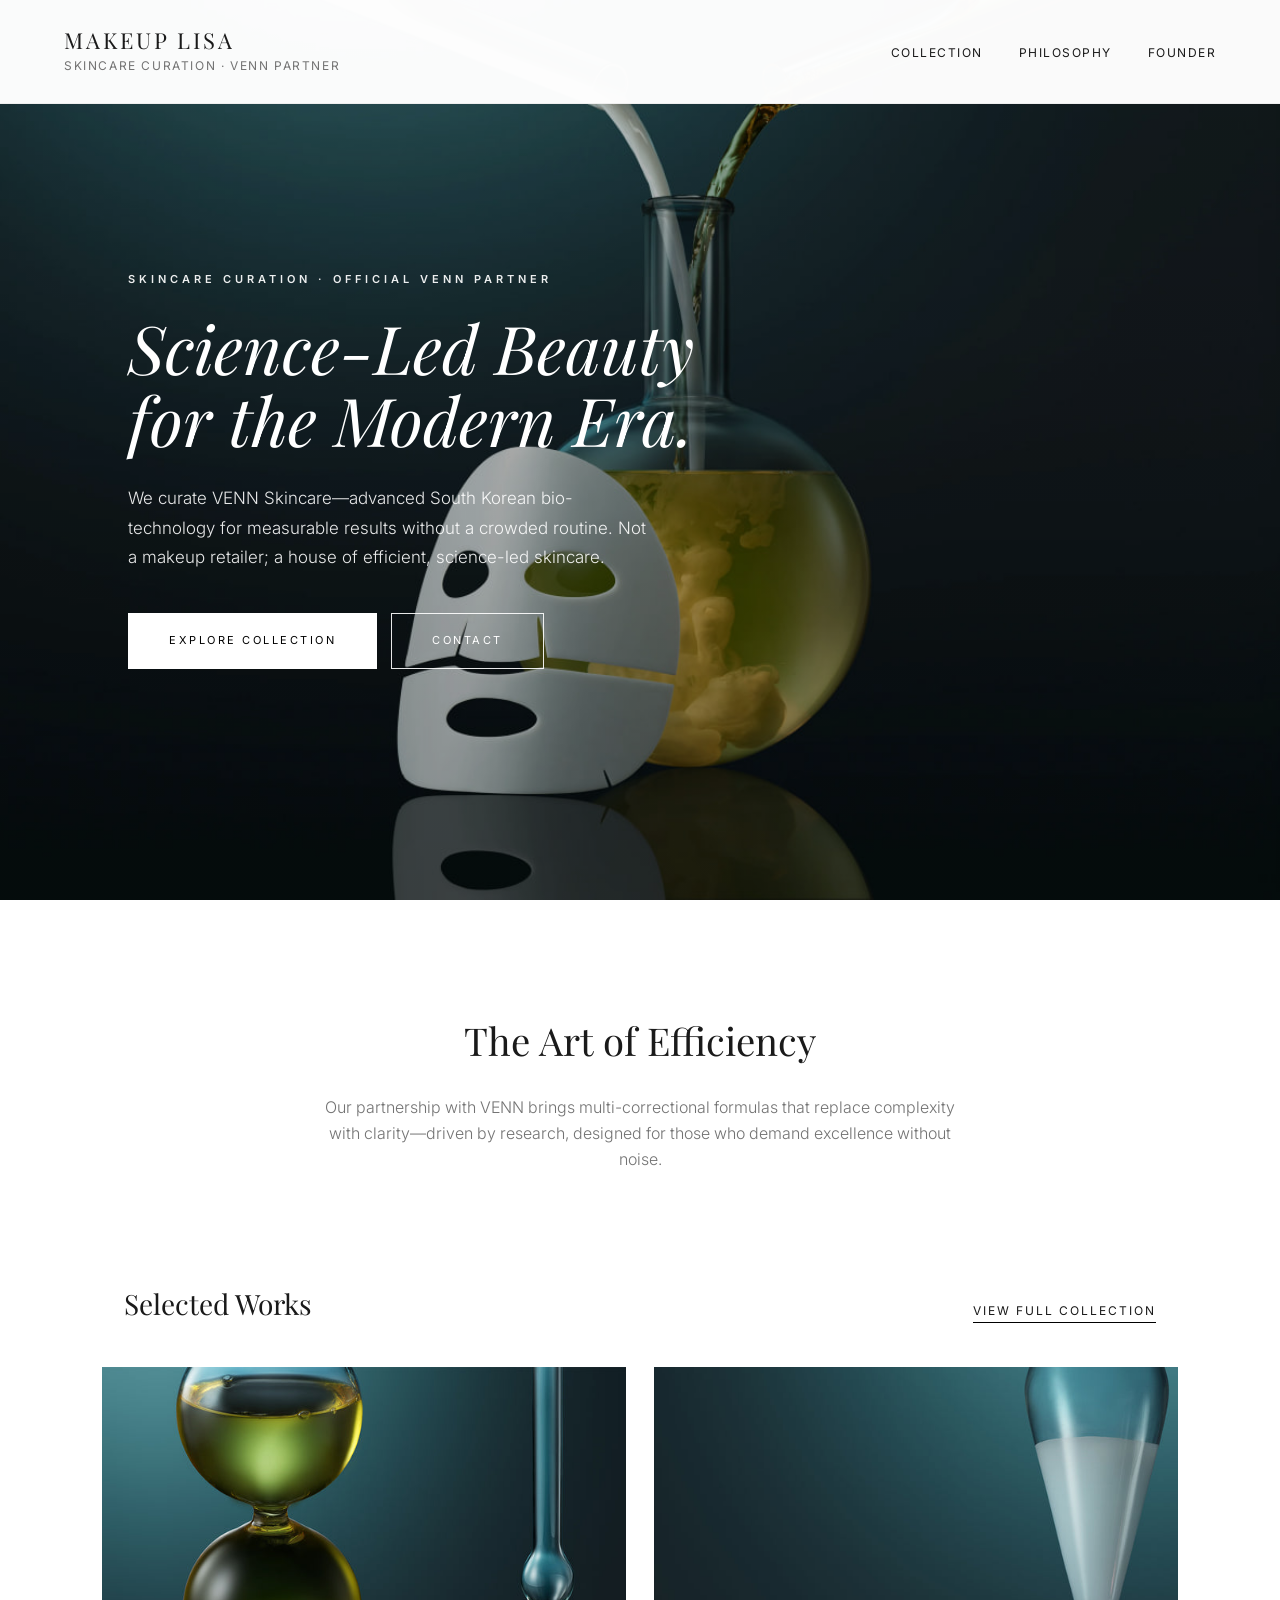
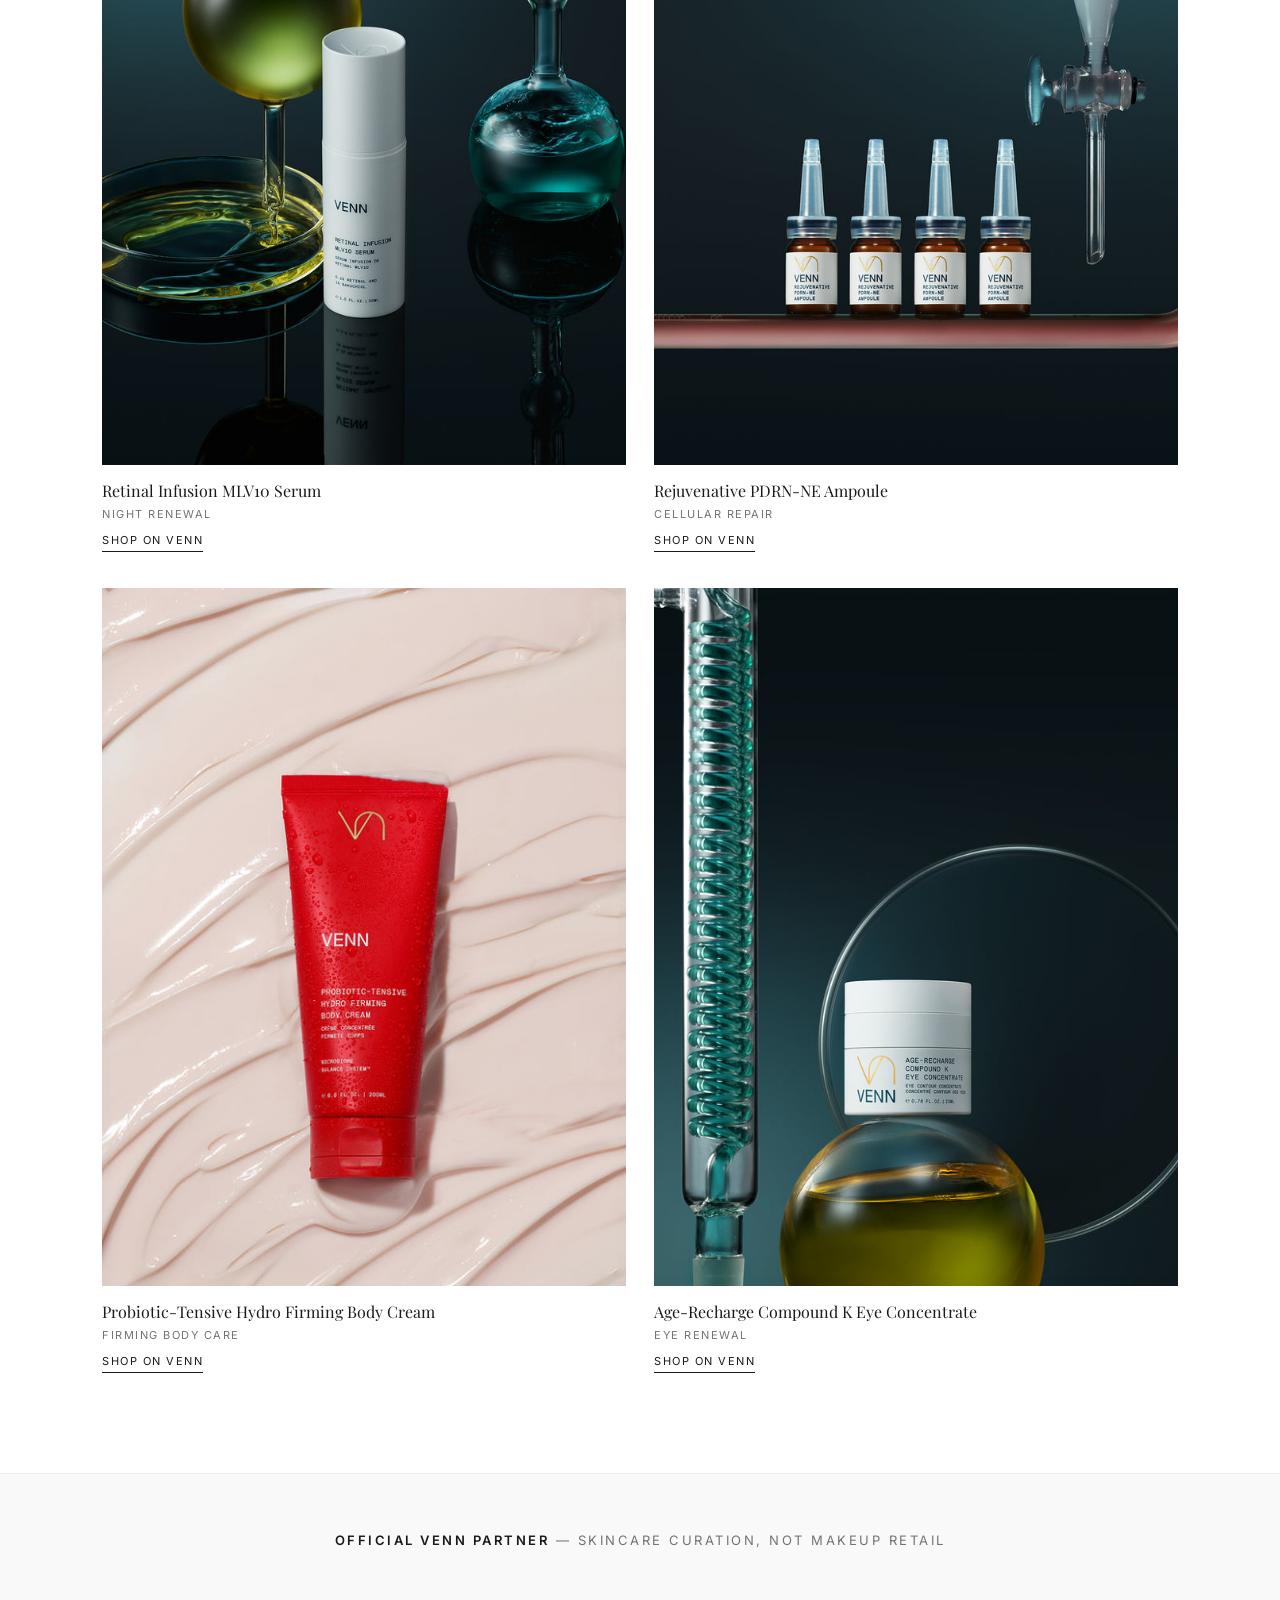
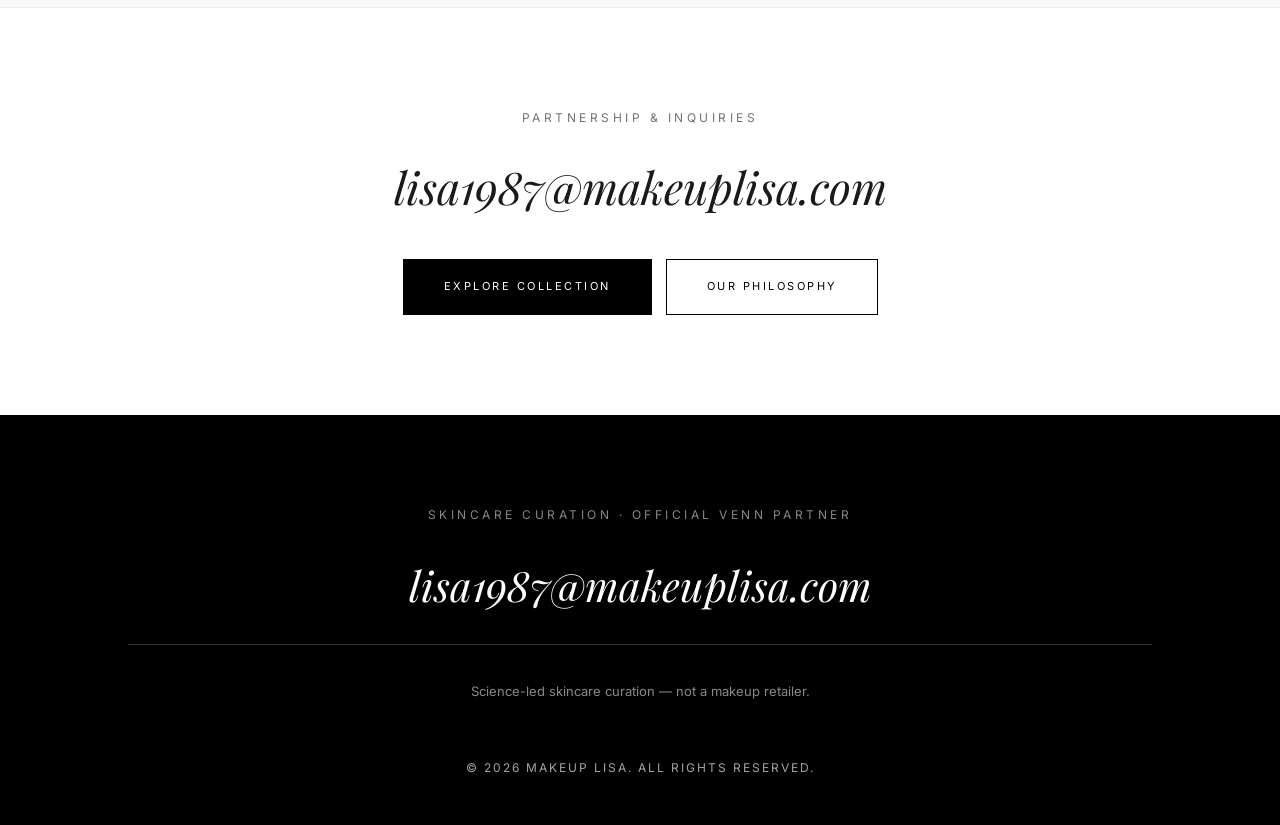
<file: index.html>
<!DOCTYPE html>
<html lang="en">
<head>
    <meta charset="UTF-8">
    <meta name="viewport" content="width=device-width, initial-scale=1.0">
    <title>MAKEUP LISA | Skincare Curation &amp; Official VENN Partner</title>
    <meta name="description" content="MAKEUP LISA is a skincare curation house and official VENN Skincare partner—science-led Korean bio-technology for refined, efficient rituals.">
    <link rel="canonical" href="https://makeuplisa.com/">
    <meta property="og:type" content="website">
    <meta property="og:site_name" content="MAKEUP LISA">
    <meta property="og:title" content="MAKEUP LISA | Skincare Curation &amp; Official VENN Partner">
    <meta property="og:description" content="MAKEUP LISA is a skincare curation house and official VENN Skincare partner—science-led Korean bio-technology for refined, efficient rituals.">
    <meta property="og:url" content="https://makeuplisa.com/">
    <meta property="og:image" content="https://makeuplisa.com/images/og-default.jpg">
    <meta name="twitter:card" content="summary_large_image">
    <meta name="twitter:title" content="MAKEUP LISA | Skincare Curation &amp; Official VENN Partner">
    <meta name="twitter:description" content="MAKEUP LISA is a skincare curation house and official VENN Skincare partner—science-led Korean bio-technology for refined, efficient rituals.">
    <meta name="twitter:image" content="https://makeuplisa.com/images/og-default.jpg">
    <link rel="icon" href="images/favicon.svg" type="image/svg+xml">
    <link href="https://fonts.googleapis.com/css2?family=Playfair+Display:ital,wght@0,400;1,400&family=Inter:wght@300;400;600&display=swap" rel="stylesheet">
    <link rel="stylesheet" href="css/shared.css">
    <style>
        .hero {
            min-height: 100vh;
            display: flex;
            align-items: center;
            padding: 120px 10% 80px;
            background: linear-gradient(rgba(0,0,0,0.28), rgba(0,0,0,0.38)),
                        url('images/hero-home.jpg') center/cover no-repeat;
            background-attachment: fixed;
        }
        .hero-text { max-width: 640px; color: #fff; }
        .hero-eyebrow {
            font-size: 11px;
            font-weight: 600;
            letter-spacing: 4px;
            text-transform: uppercase;
            margin-bottom: 22px;
            display: block;
            color: rgba(255,255,255,0.92);
        }
        .hero-text h1 {
            font-family: 'Playfair Display', serif;
            font-size: clamp(2.4rem, 5.5vw, 4.2rem);
            font-weight: 400;
            font-style: italic;
            line-height: 1.08;
            margin-bottom: 28px;
            color: #fff;
        }
        .hero-text p {
            font-size: 17px;
            font-weight: 300;
            margin-bottom: 40px;
            line-height: 1.75;
            color: rgba(255,255,255,0.9);
            max-width: 520px;
        }
        .belief { padding: 110px 10%; text-align: center; }
        .belief h2 {
            font-family: 'Playfair Display', serif;
            font-size: clamp(1.8rem, 3vw, 2.4rem);
            font-weight: 400;
            margin-bottom: 24px;
        }
        .belief p {
            max-width: 640px;
            margin: 0 auto;
            font-size: 16px;
            font-weight: 300;
            color: var(--muted);
        }
        .selected { padding: 0 8% 100px; }
        .selected-header {
            display: flex;
            justify-content: space-between;
            align-items: baseline;
            flex-wrap: wrap;
            gap: 16px;
            margin-bottom: 40px;
            padding: 0 2%;
        }
        .selected-header h2 {
            font-family: 'Playfair Display', serif;
            font-size: 28px;
            font-weight: 400;
        }
        .selected-header a {
            font-size: 12px;
            letter-spacing: 2px;
            text-transform: uppercase;
            color: var(--text);
            text-decoration: none;
            border-bottom: 1px solid #000;
            padding-bottom: 2px;
        }
        .preview-grid {
            display: grid;
            grid-template-columns: repeat(2, 1fr);
            gap: 36px 28px;
        }
        .preview-card { text-decoration: none; color: inherit; display: block; }
        .preview-card .thumb {
            aspect-ratio: 3 / 4;
            overflow: hidden;
            background: #f4f4f4;
            margin-bottom: 16px;
        }
        .preview-card img {
            width: 100%;
            height: 100%;
            object-fit: cover;
            transition: transform 0.45s ease;
        }
        .preview-card:hover img { transform: scale(1.04); }
        .preview-card h3 {
            font-family: 'Playfair Display', serif;
            font-size: 16px;
            font-weight: 400;
            margin-bottom: 4px;
            line-height: 1.3;
        }
        .preview-card p {
            font-size: 11px;
            letter-spacing: 1.5px;
            text-transform: uppercase;
            color: var(--muted);
        }
        .trust {
            padding: 56px 10%;
            text-align: center;
            border-top: 1px solid var(--border);
            border-bottom: 1px solid var(--border);
            background: var(--light-gray);
        }
        .trust p {
            font-size: 13px;
            letter-spacing: 2.5px;
            text-transform: uppercase;
            color: var(--muted);
        }
        .trust strong { color: var(--text); font-weight: 600; }
        .contact-band { padding: 100px 10%; text-align: center; }
        .contact-band span {
            display: block;
            font-size: 12px;
            letter-spacing: 3.5px;
            text-transform: uppercase;
            color: var(--muted);
            margin-bottom: 24px;
        }
        .contact-band a.email {
            font-family: 'Playfair Display', serif;
            font-size: clamp(1.6rem, 4vw, 2.8rem);
            font-style: italic;
            color: var(--text);
            text-decoration: none;
            display: inline-block;
            margin-bottom: 36px;
        }

        @media (max-width: 768px) {
            .hero {
                padding: 110px 5% 70px;
                text-align: center;
                justify-content: center;
                background-attachment: scroll;
            }
            .hero-text p { margin-left: auto; margin-right: auto; }
            .hero-actions { justify-content: center; }
            .preview-grid { grid-template-columns: 1fr; gap: 28px; }
            .belief { padding: 80px 5%; }
            .selected { padding: 0 5% 70px; }
        }
        .shop-link {
            display: inline-block;
            margin-top: 8px;
            font-size: 11px;
            letter-spacing: 1.5px;
            text-transform: uppercase;
            color: var(--text);
            border-bottom: 1px solid var(--text);
            padding-bottom: 2px;
        }

    </style>

</head>
<body>
    <a class="skip-link" href="#main">Skip to content</a>

    <nav>
        <a href="index.html" class="logo-block">
            <span class="logo">MAKEUP LISA</span>
            <span class="logo-tagline">Skincare Curation · VENN Partner</span>
        </a>
        <button class="nav-toggle" type="button" aria-expanded="false" aria-controls="primary-nav" aria-label="Open menu">
            <span></span><span></span><span></span>
        </button>
        <ul class="nav-links" id="primary-nav">
            <li><a href="collection.html">Collection</a></li>
            <li><a href="philosophy.html">Philosophy</a></li>
            <li><a href="founder.html">Founder</a></li>
        </ul>
    </nav>

    <main id="main">
        <section class="hero" role="img" aria-label="Soft light over refined skincare textures">
            <div class="hero-text">
                <span class="hero-eyebrow">Skincare Curation · Official VENN Partner</span>
                <h1>Science-Led Beauty<br>for the Modern Era.</h1>
                <p>We curate VENN Skincare—advanced South Korean bio-technology for measurable results without a crowded routine. Not a makeup retailer; a house of efficient, science-led skincare.</p>
                <div class="btn-row">
                    <a href="collection.html" class="btn btn-light">Explore Collection</a>
                    <a href="mailto:lisa1987@makeuplisa.com" class="btn btn-outline-light">Contact</a>
                </div>
            </div>
        </section>

        <section class="belief">
            <h2>The Art of Efficiency</h2>
            <p>Our partnership with VENN brings multi-correctional formulas that replace complexity with clarity—driven by research, designed for those who demand excellence without noise.</p>
        </section>

        <section class="selected" aria-labelledby="selected-heading">
            <div class="selected-header">
                <h2 id="selected-heading">Selected Works</h2>
                <a href="collection.html">View full collection</a>
            </div>
            <div class="preview-grid">
                <a class="preview-card" href="https://vennskincare.com/collections/venn/products/retinal-infusion-mlv10-serum" target="_blank" rel="noopener noreferrer">
                    <div class="thumb"><img src="images/products/retinal-infusion-mlv10-serum-1.jpg" alt="Retinal Infusion MLV10 Serum" loading="lazy" width="600" height="800"></div>
                    <h3>Retinal Infusion MLV10 Serum</h3>
                    <p>Night renewal</p>
            <span class="shop-link">Shop on VENN</span>
        </a>
                <a class="preview-card" href="https://vennskincare.com/collections/venn/products/rejuvenative-pdrn-ne-ampoule-face-serum" target="_blank" rel="noopener noreferrer">
                    <div class="thumb"><img src="images/products/rejuvenative-pdrn-ne-ampoule-1.jpg" alt="Rejuvenative PDRN-NE Ampoule" loading="lazy" width="600" height="800"></div>
                    <h3>Rejuvenative PDRN-NE Ampoule</h3>
                    <p>Cellular repair</p>
            <span class="shop-link">Shop on VENN</span>
        </a>
                <a class="preview-card" href="https://vennskincare.com/collections/venn/products/probiotic-tensive-hydro-firming-body-cream" target="_blank" rel="noopener noreferrer">
                    <div class="thumb"><img src="images/products/probiotic-tensive-body-cream-1.jpg" alt="Probiotic-Tensive Hydro Firming Body Cream" loading="lazy" width="600" height="800"></div>
                    <h3>Probiotic-Tensive Hydro Firming Body Cream</h3>
                    <p>Firming body care</p>
            <span class="shop-link">Shop on VENN</span>
        </a>
                <a class="preview-card" href="https://vennskincare.com/collections/venn/products/age-recharge-compound-k-eye-concentrate" target="_blank" rel="noopener noreferrer">
                    <div class="thumb"><img src="images/products/age-recharge-eye-concentrate-1.jpg" alt="Age-Recharge Compound K Eye Concentrate" loading="lazy" width="600" height="800"></div>
                    <h3>Age-Recharge Compound K Eye Concentrate</h3>
                    <p>Eye renewal</p>
            <span class="shop-link">Shop on VENN</span>
        </a>
            </div>
        </section>

        <section class="trust">
            <p><strong>Official VENN partner</strong> — skincare curation, not makeup retail</p>
        </section>

        <section class="contact-band">
            <span>Partnership &amp; inquiries</span>
            <a class="email" href="mailto:lisa1987@makeuplisa.com">lisa1987@makeuplisa.com</a>
            <div class="btn-row" style="justify-content:center;">
                <a href="collection.html" class="btn btn-dark">Explore Collection</a>
                <a href="philosophy.html" class="btn btn-outline-dark">Our Philosophy</a>
            </div>
        </section>
    </main>

    <footer>
        <span class="footer-tagline">Skincare Curation · Official VENN Partner</span>
        <a href="mailto:lisa1987@makeuplisa.com" class="footer-email">lisa1987@makeuplisa.com</a>
        <p class="footer-note">Science-led skincare curation — not a makeup retailer.</p>
        <div class="copyright">&copy; 2026 MAKEUP LISA. All rights reserved.</div>
    </footer>

    <script src="js/nav.js"></script>
</body>
</html>
</file>
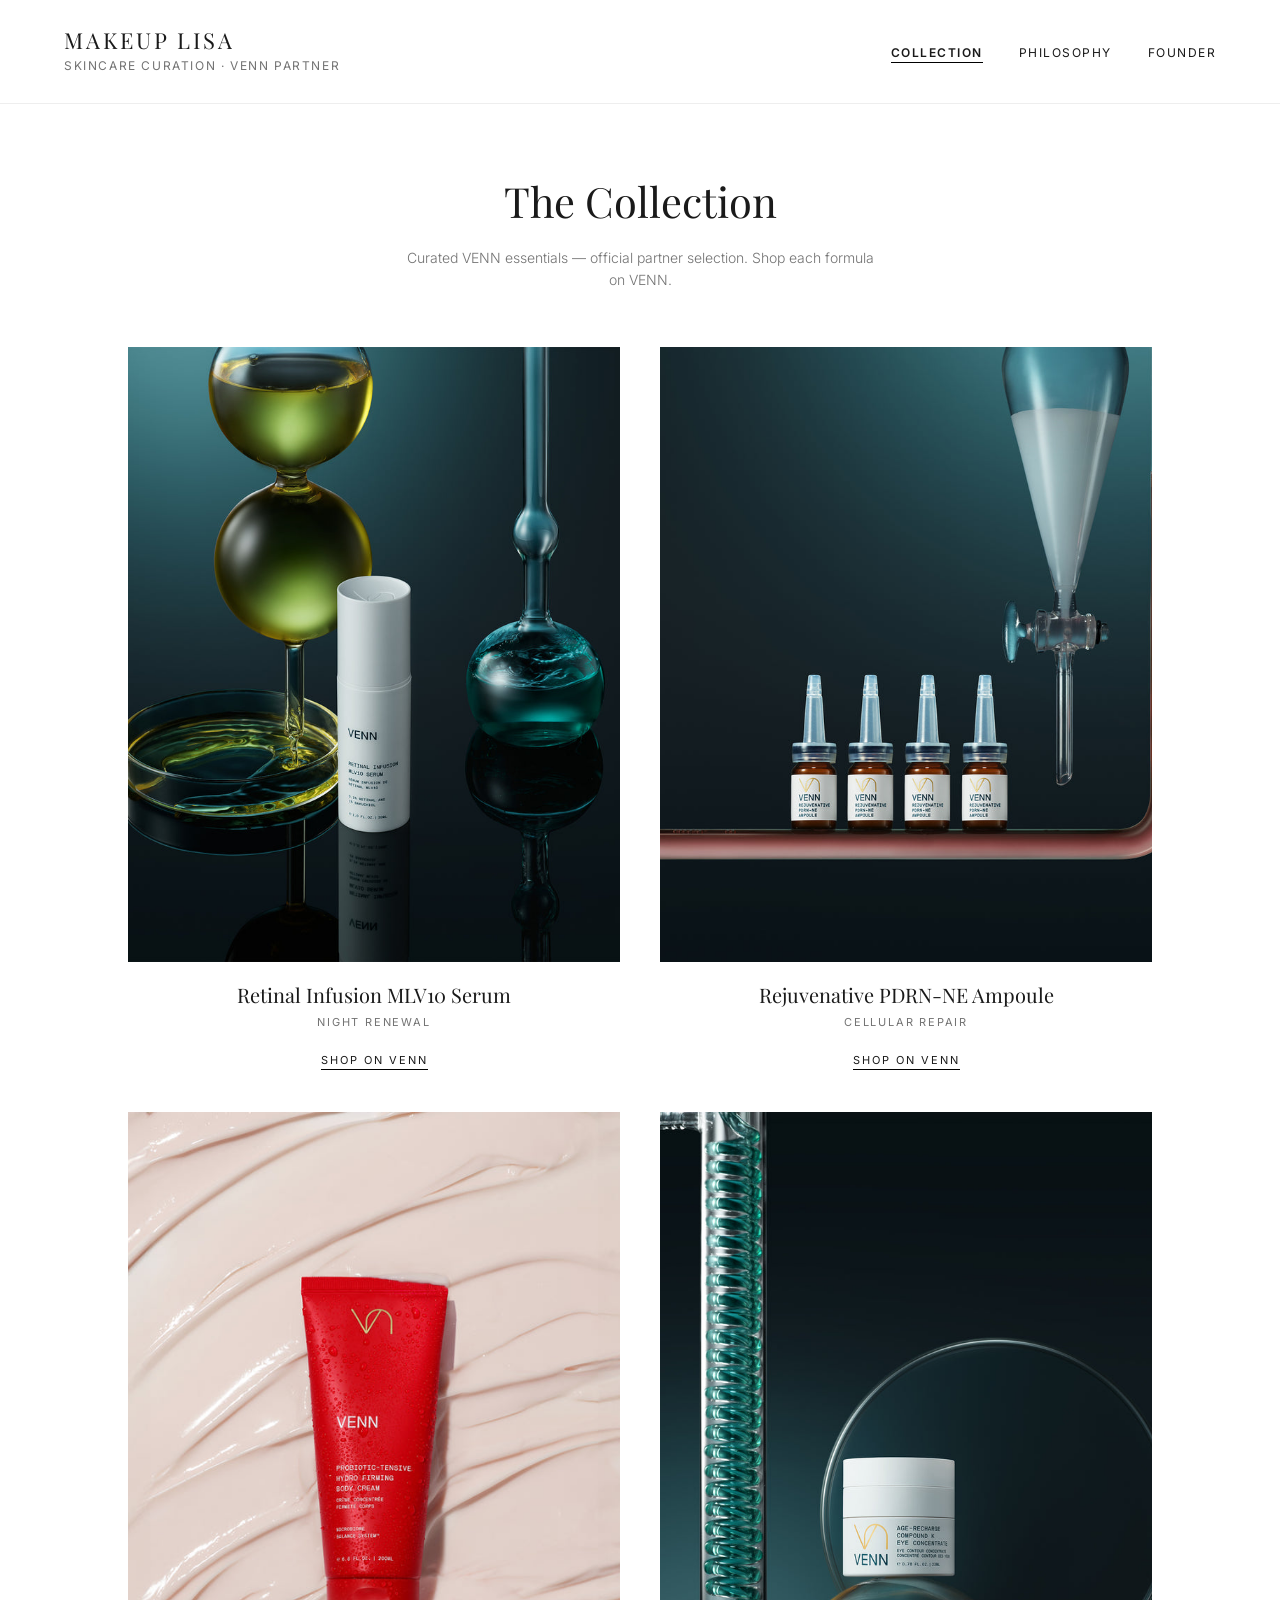
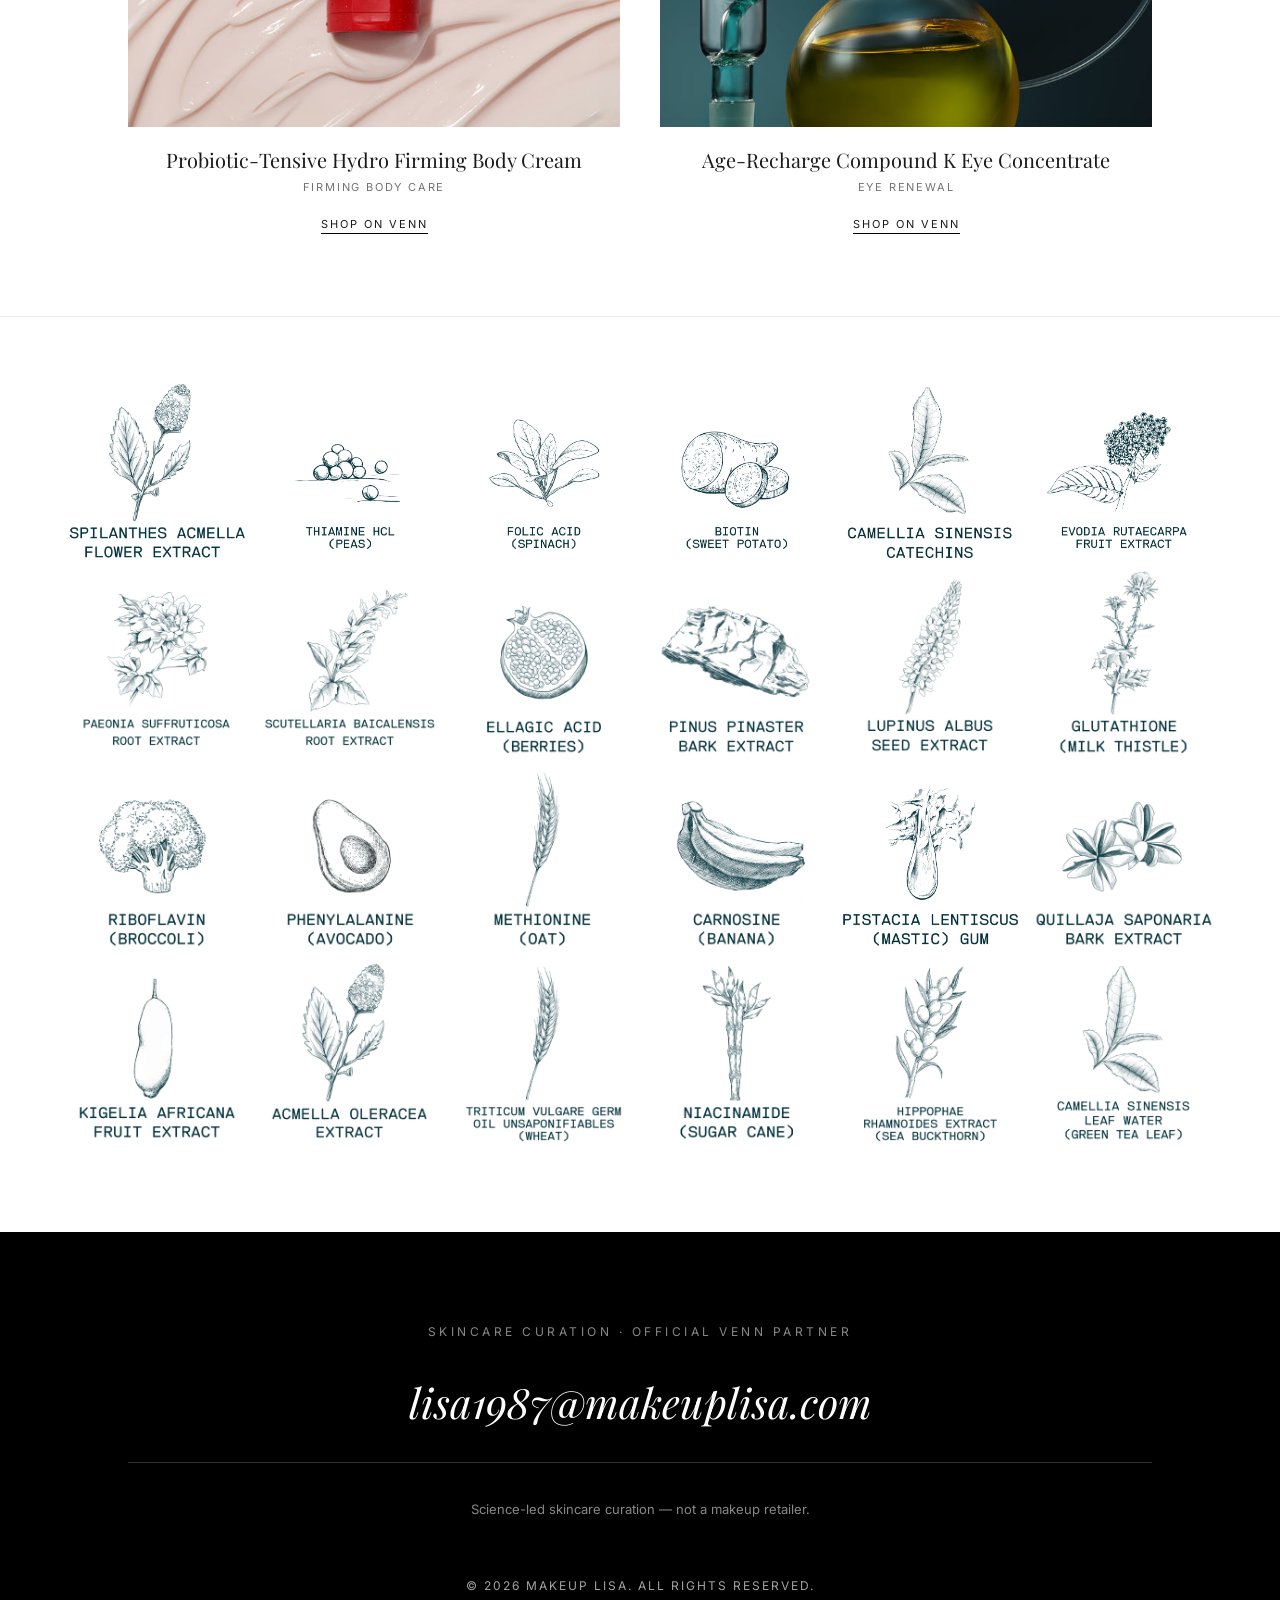
<file: collection.html>
<!DOCTYPE html>
<html lang="en">
<head>
    <meta charset="UTF-8">
    <meta name="viewport" content="width=device-width, initial-scale=1.0">
    <title>The Collection | MAKEUP LISA</title>
    <meta name="description" content="Curated VENN Skincare essentials from MAKEUP LISA—Retinal Infusion MLV10 Serum, Rejuvenative PDRN-NE Ampoule, Probiotic-Tensive Hydro Firming Body Cream, and Age-Recharge Compound K Eye Concentrate.">
    <link rel="canonical" href="https://makeuplisa.com/collection.html">
    <meta property="og:type" content="website">
    <meta property="og:site_name" content="MAKEUP LISA">
    <meta property="og:title" content="The Collection | MAKEUP LISA">
    <meta property="og:description" content="Curated VENN Skincare essentials from MAKEUP LISA—Retinal Infusion MLV10 Serum, Rejuvenative PDRN-NE Ampoule, Probiotic-Tensive Hydro Firming Body Cream, and Age-Recharge Compound K Eye Concentrate.">
    <meta property="og:url" content="https://makeuplisa.com/collection.html">
    <meta property="og:image" content="https://makeuplisa.com/images/products/retinal-infusion-mlv10-serum-1.jpg">
    <meta name="twitter:card" content="summary_large_image">
    <meta name="twitter:title" content="The Collection | MAKEUP LISA">
    <meta name="twitter:description" content="Curated VENN Skincare essentials from MAKEUP LISA—Retinal Infusion MLV10 Serum, Rejuvenative PDRN-NE Ampoule, Probiotic-Tensive Hydro Firming Body Cream, and Age-Recharge Compound K Eye Concentrate.">
    <meta name="twitter:image" content="https://makeuplisa.com/images/products/retinal-infusion-mlv10-serum-1.jpg">
    <link rel="icon" href="images/favicon.svg" type="image/svg+xml">
    <link href="https://fonts.googleapis.com/css2?family=Playfair+Display:ital,wght@0,400;1,400&family=Inter:wght@300;400;600&display=swap" rel="stylesheet">
    <link rel="stylesheet" href="css/shared.css">
    <style>
        .collection-header { margin-top: 120px; text-align: center; padding: 48px 5% 36px; }
        .collection-header h1 {
            font-family: 'Playfair Display', serif;
            font-size: clamp(2rem, 4vw, 2.6rem);
            font-weight: 400;
            margin-bottom: 12px;
        }
        .collection-header p {
            font-size: 14px;
            font-weight: 300;
            color: var(--muted);
            max-width: 480px;
            margin: 0 auto;
        }
        .products-grid {
            display: grid;
            grid-template-columns: repeat(2, 1fr);
            gap: 40px;
            padding: 20px 10% 80px;
        }
        a.product-item {
            display: block;
            text-decoration: none;
            color: inherit;
            text-align: center;
        }
        .img-container {
            position: relative;
            width: 100%;
            aspect-ratio: 4 / 5;
            overflow: hidden;
            background: #f4f4f4;
            margin-bottom: 20px;
        }
        .img-container img {
            width: 100%;
            height: 100%;
            object-fit: cover;
            transition: transform 0.45s ease;
        }
        a.product-item:hover img { transform: scale(1.03); }
        .product-info h3 {
            font-family: 'Playfair Display', serif;
            font-size: 20px;
            font-weight: 400;
            margin-bottom: 6px;
            line-height: 1.3;
        }
        .product-info p {
            font-size: 11px;
            color: var(--muted);
            letter-spacing: 1.8px;
            text-transform: uppercase;
            margin-bottom: 14px;
        }
        .shop-link {
            font-size: 11px;
            letter-spacing: 2px;
            text-transform: uppercase;
            color: var(--text);
            border-bottom: 1px solid #000;
            padding-bottom: 2px;
        }
        .visual-wall {
            display: grid;
            grid-template-columns: repeat(6, 1fr);
            gap: 8px;
            padding: 60px 5% 90px;
            border-top: 1px solid var(--border);
        }
        .wall-item { aspect-ratio: 1 / 1; overflow: hidden; }
        .wall-item img {
            width: 100%;
            height: 100%;
            object-fit: cover;
            transition: transform 0.45s ease;
        }
        .wall-item:hover img { transform: scale(1.06); }
        @media (max-width: 1200px) { .visual-wall { grid-template-columns: repeat(4, 1fr); } }
        @media (max-width: 768px) {
            .products-grid { grid-template-columns: 1fr; padding: 10px 5% 60px; gap: 36px; }
            .visual-wall { grid-template-columns: repeat(2, 1fr); }
        }
    </style>

</head>
<body>
    <a class="skip-link" href="#main">Skip to content</a>

    <nav>
        <a href="index.html" class="logo-block">
            <span class="logo">MAKEUP LISA</span>
            <span class="logo-tagline">Skincare Curation · VENN Partner</span>
        </a>
        <button class="nav-toggle" type="button" aria-expanded="false" aria-controls="primary-nav" aria-label="Open menu">
            <span></span><span></span><span></span>
        </button>
        <ul class="nav-links" id="primary-nav">
            <li><a href="collection.html" aria-current="page">Collection</a></li>
            <li><a href="philosophy.html">Philosophy</a></li>
            <li><a href="founder.html">Founder</a></li>
        </ul>
    </nav>

    <main id="main">
        <header class="collection-header">
            <h1>The Collection</h1>
            <p>Curated VENN essentials — official partner selection. Shop each formula on VENN.</p>
        </header>

        <section class="products-grid">
            <a class="product-item" href="https://vennskincare.com/collections/venn/products/retinal-infusion-mlv10-serum" target="_blank" rel="noopener noreferrer">
                <div class="img-container">
                    <img src="images/products/retinal-infusion-mlv10-serum-1.jpg" alt="Retinal Infusion MLV10 Serum" width="800" height="1000">
                </div>
                <div class="product-info">
                    <h3>Retinal Infusion MLV10 Serum</h3>
                    <p>Night renewal</p>
                    <span class="shop-link">Shop on VENN</span>
                </div>
            </a>
            <a class="product-item" href="https://vennskincare.com/collections/venn/products/rejuvenative-pdrn-ne-ampoule-face-serum" target="_blank" rel="noopener noreferrer">
                <div class="img-container">
                    <img src="images/products/rejuvenative-pdrn-ne-ampoule-1.jpg" alt="Rejuvenative PDRN-NE Ampoule" width="800" height="1000">
                </div>
                <div class="product-info">
                    <h3>Rejuvenative PDRN-NE Ampoule</h3>
                    <p>Cellular repair</p>
                    <span class="shop-link">Shop on VENN</span>
                </div>
            </a>
            <a class="product-item" href="https://vennskincare.com/collections/venn/products/probiotic-tensive-hydro-firming-body-cream" target="_blank" rel="noopener noreferrer">
                <div class="img-container">
                    <img src="images/products/probiotic-tensive-body-cream-1.jpg" alt="Probiotic-Tensive Hydro Firming Body Cream" width="800" height="1000">
                </div>
                <div class="product-info">
                    <h3>Probiotic-Tensive Hydro Firming Body Cream</h3>
                    <p>Firming body care</p>
                    <span class="shop-link">Shop on VENN</span>
                </div>
            </a>
            <a class="product-item" href="https://vennskincare.com/collections/venn/products/age-recharge-compound-k-eye-concentrate" target="_blank" rel="noopener noreferrer">
                <div class="img-container">
                    <img src="images/products/age-recharge-eye-concentrate-1.jpg" alt="Age-Recharge Compound K Eye Concentrate" width="800" height="1000">
                </div>
                <div class="product-info">
                    <h3>Age-Recharge Compound K Eye Concentrate</h3>
                    <p>Eye renewal</p>
                    <span class="shop-link">Shop on VENN</span>
                </div>
            </a>
        </section>

        <section class="visual-wall" aria-label="Editorial campaign imagery">
            <div class="wall-item"><img src="images/wall/photo_33.jpg" alt="Editorial skincare imagery 33" loading="lazy" width="400" height="400"></div>
            <div class="wall-item"><img src="images/wall/photo_32.jpg" alt="Editorial skincare imagery 32" loading="lazy" width="400" height="400"></div>
            <div class="wall-item"><img src="images/wall/photo_31.jpg" alt="Editorial skincare imagery 31" loading="lazy" width="400" height="400"></div>
            <div class="wall-item"><img src="images/wall/photo_30.jpg" alt="Editorial skincare imagery 30" loading="lazy" width="400" height="400"></div>
            <div class="wall-item"><img src="images/wall/photo_29.jpg" alt="Editorial skincare imagery 29" loading="lazy" width="400" height="400"></div>
            <div class="wall-item"><img src="images/wall/photo_28.jpg" alt="Editorial skincare imagery 28" loading="lazy" width="400" height="400"></div>
            <div class="wall-item"><img src="images/wall/photo_27.jpg" alt="Editorial skincare imagery 27" loading="lazy" width="400" height="400"></div>
            <div class="wall-item"><img src="images/wall/photo_26.jpg" alt="Editorial skincare imagery 26" loading="lazy" width="400" height="400"></div>
            <div class="wall-item"><img src="images/wall/photo_25.jpg" alt="Editorial skincare imagery 25" loading="lazy" width="400" height="400"></div>
            <div class="wall-item"><img src="images/wall/photo_24.jpg" alt="Editorial skincare imagery 24" loading="lazy" width="400" height="400"></div>
            <div class="wall-item"><img src="images/wall/photo_23.jpg" alt="Editorial skincare imagery 23" loading="lazy" width="400" height="400"></div>
            <div class="wall-item"><img src="images/wall/photo_22.jpg" alt="Editorial skincare imagery 22" loading="lazy" width="400" height="400"></div>
            <div class="wall-item"><img src="images/wall/photo_21.jpg" alt="Editorial skincare imagery 21" loading="lazy" width="400" height="400"></div>
            <div class="wall-item"><img src="images/wall/photo_20.jpg" alt="Editorial skincare imagery 20" loading="lazy" width="400" height="400"></div>
            <div class="wall-item"><img src="images/wall/photo_19.jpg" alt="Editorial skincare imagery 19" loading="lazy" width="400" height="400"></div>
            <div class="wall-item"><img src="images/wall/photo_18.jpg" alt="Editorial skincare imagery 18" loading="lazy" width="400" height="400"></div>
            <div class="wall-item"><img src="images/wall/photo_17.jpg" alt="Editorial skincare imagery 17" loading="lazy" width="400" height="400"></div>
            <div class="wall-item"><img src="images/wall/photo_16.jpg" alt="Editorial skincare imagery 16" loading="lazy" width="400" height="400"></div>
            <div class="wall-item"><img src="images/wall/photo_15.jpg" alt="Editorial skincare imagery 15" loading="lazy" width="400" height="400"></div>
            <div class="wall-item"><img src="images/wall/photo_14.jpg" alt="Editorial skincare imagery 14" loading="lazy" width="400" height="400"></div>
            <div class="wall-item"><img src="images/wall/photo_13.jpg" alt="Editorial skincare imagery 13" loading="lazy" width="400" height="400"></div>
            <div class="wall-item"><img src="images/wall/photo_12.jpg" alt="Editorial skincare imagery 12" loading="lazy" width="400" height="400"></div>
            <div class="wall-item"><img src="images/wall/photo_11.jpg" alt="Editorial skincare imagery 11" loading="lazy" width="400" height="400"></div>
            <div class="wall-item"><img src="images/wall/photo_10.jpg" alt="Editorial skincare imagery 10" loading="lazy" width="400" height="400"></div>
        </section>
    </main>

    <footer>
        <span class="footer-tagline">Skincare Curation · Official VENN Partner</span>
        <a href="mailto:lisa1987@makeuplisa.com" class="footer-email">lisa1987@makeuplisa.com</a>
        <p class="footer-note">Science-led skincare curation — not a makeup retailer.</p>
        <div class="copyright">&copy; 2026 MAKEUP LISA. All rights reserved.</div>
    </footer>

    <script src="js/nav.js"></script>
</body>
</html>
</file>
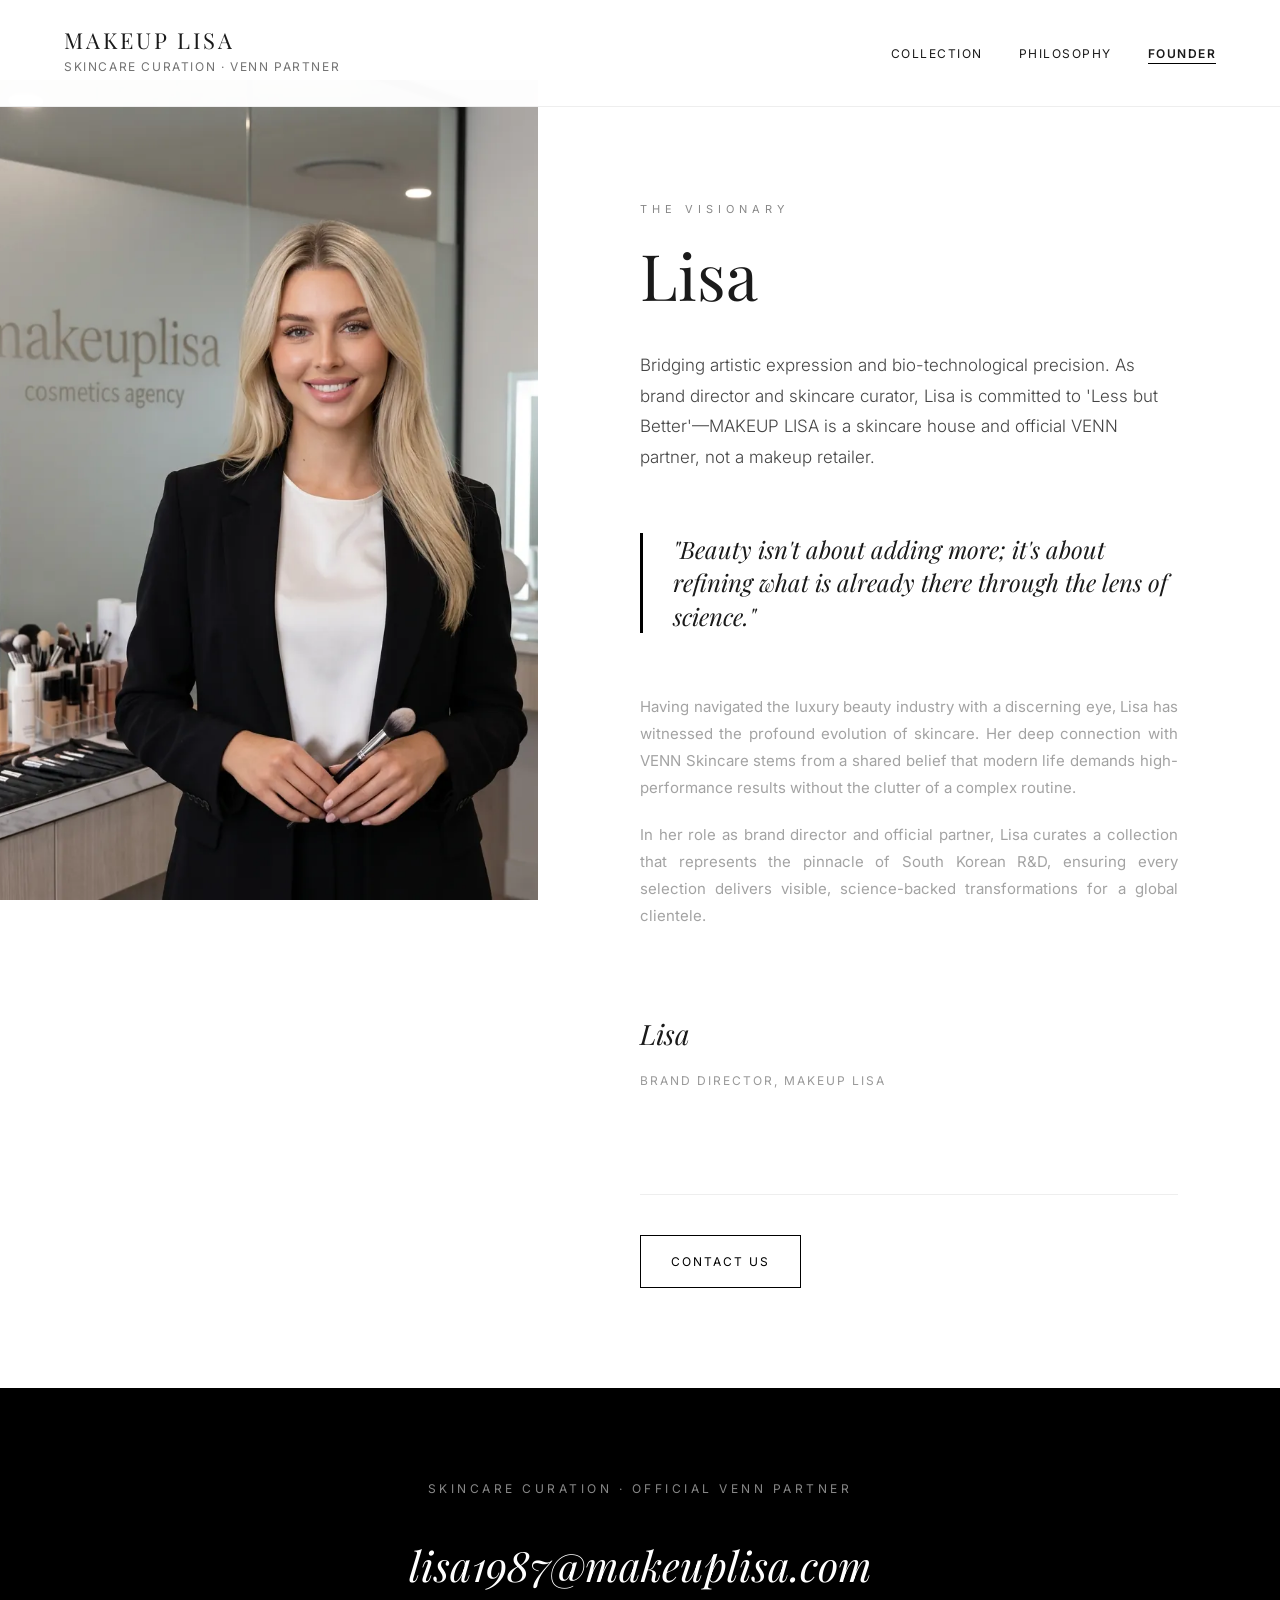
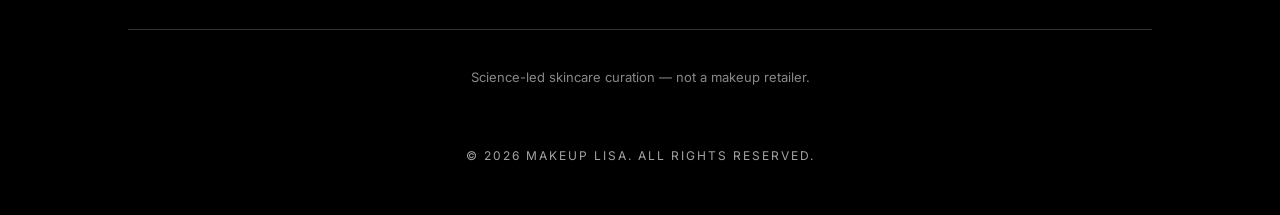
<file: founder.html>
<!DOCTYPE html>
<html lang="en">
<head>
    <meta charset="UTF-8">
    <meta name="viewport" content="width=device-width, initial-scale=1.0">
    <title>Founder | MAKEUP LISA</title>
    <meta name="description" content="Meet Lisa, brand director of MAKEUP LISA—skincare curator and official VENN Skincare partner.">
    <link rel="canonical" href="https://makeuplisa.com/founder.html">
    <meta property="og:type" content="website">
    <meta property="og:site_name" content="MAKEUP LISA">
    <meta property="og:title" content="Founder | MAKEUP LISA">
    <meta property="og:description" content="Meet Lisa, brand director of MAKEUP LISA—skincare curator and official VENN Skincare partner.">
    <meta property="og:url" content="https://makeuplisa.com/founder.html">
    <meta property="og:image" content="https://makeuplisa.com/images/og-default.jpg">
    <meta name="twitter:card" content="summary_large_image">
    <meta name="twitter:title" content="Founder | MAKEUP LISA">
    <meta name="twitter:description" content="Meet Lisa, brand director of MAKEUP LISA—skincare curator and official VENN Skincare partner.">
    <meta name="twitter:image" content="https://makeuplisa.com/images/og-default.jpg">
    <link rel="icon" href="images/favicon.svg" type="image/svg+xml">
    <link href="https://fonts.googleapis.com/css2?family=Playfair+Display:ital,wght@0,400;1,400&family=Inter:wght@300;400;600&display=swap" rel="stylesheet">
    <link rel="stylesheet" href="css/shared.css">
    <style>
        body { line-height: 1.8; }
        .founder-container {
            display: flex;
            min-height: 100vh;
            align-items: stretch;
            margin-top: 80px;
        }
        .founder-image {
            flex: 1;
            position: sticky;
            top: 80px;
            height: calc(100vh - 80px);
            overflow: hidden;
            background: #f4f4f4;
        }
        .founder-image img {
            width: 100%;
            height: 100%;
            object-fit: cover;
            object-position: 50% center;
            display: block;
        }
        .founder-content { flex: 1; padding: 120px 8% 100px; background: #fff; }
        .founder-label {
            font-size: 11px;
            letter-spacing: 5px;
            text-transform: uppercase;
            color: #888;
            margin-bottom: 20px;
            display: block;
        }
        .founder-name {
            font-family: 'Playfair Display', serif;
            font-size: clamp(2.5rem, 5vw, 4rem);
            font-weight: 400;
            margin-bottom: 40px;
            line-height: 1.1;
        }
        .founder-bio { font-size: 17px; font-weight: 300; color: #444; margin-bottom: 30px; }
        .founder-quote {
            font-family: 'Playfair Display', serif;
            font-size: 24px;
            font-style: italic;
            margin: 60px 0;
            border-left: 3px solid #000;
            padding-left: 30px;
            line-height: 1.4;
        }
        .founder-story { font-size: 15px; color: #a3a3a3; margin-bottom: 20px; text-align: justify; }
        .signature { margin-top: 80px; }
        .signature p {
            font-family: 'Playfair Display', serif;
            font-size: 28px;
            font-style: italic;
            margin-bottom: 5px;
        }
        .signature span {
            font-size: 12px;
            letter-spacing: 2px;
            text-transform: uppercase;
            color: #999;
        }
        .contact-cta {
            margin-top: 100px;
            border-top: 1px solid #eee;
            padding-top: 40px;
        }
        .contact-cta a {
            color: #000;
            text-decoration: none;
            font-size: 12px;
            letter-spacing: 2px;
            text-transform: uppercase;
            border: 1px solid #000;
            padding: 15px 30px;
            display: inline-block;
        }
        @media (max-width: 1024px) {
            .founder-container { flex-direction: column; }
            .founder-image { height: 600px; position: static; }
            .founder-content { padding: 60px 8%; }
        }
    </style>

</head>
<body>
    <a class="skip-link" href="#main">Skip to content</a>

    <nav>
        <a href="index.html" class="logo-block">
            <span class="logo">MAKEUP LISA</span>
            <span class="logo-tagline">Skincare Curation · VENN Partner</span>
        </a>
        <button class="nav-toggle" type="button" aria-expanded="false" aria-controls="primary-nav" aria-label="Open menu">
            <span></span><span></span><span></span>
        </button>
        <ul class="nav-links" id="primary-nav">
            <li><a href="collection.html">Collection</a></li>
            <li><a href="philosophy.html">Philosophy</a></li>
            <li><a href="founder.html" aria-current="page">Founder</a></li>
        </ul>
    </nav>

    <main id="main" class="founder-container">
        <div class="founder-image">
            <picture><source srcset="images/founder-portrait.webp" type="image/webp"><img src="images/founder-portrait.jpg" alt="Portrait of Lisa, founder and brand director of MAKEUP LISA" width="921" height="1152"></picture>
        </div>
        <div class="founder-content">
            <span class="founder-label">The Visionary</span>
            <h1 class="founder-name">Lisa</h1>
            <p class="founder-bio">Bridging artistic expression and bio-technological precision. As brand director and skincare curator, Lisa is committed to 'Less but Better'—MAKEUP LISA is a skincare house and official VENN partner, not a makeup retailer.</p>
            <div class="founder-quote">"Beauty isn't about adding more; it's about refining what is already there through the lens of science."</div>
            <p class="founder-story">Having navigated the luxury beauty industry with a discerning eye, Lisa has witnessed the profound evolution of skincare. Her deep connection with VENN Skincare stems from a shared belief that modern life demands high-performance results without the clutter of a complex routine.</p>
            <p class="founder-story">In her role as brand director and official partner, Lisa curates a collection that represents the pinnacle of South Korean R&amp;D, ensuring every selection delivers visible, science-backed transformations for a global clientele.</p>
            <div class="signature">
                <p>Lisa</p>
                <span>Brand Director, MAKEUP LISA</span>
            </div>
            <div class="contact-cta">
                <a href="mailto:lisa1987@makeuplisa.com">Contact Us</a>
            </div>
        </div>
    </main>

    <footer>
        <span class="footer-tagline">Skincare Curation · Official VENN Partner</span>
        <a href="mailto:lisa1987@makeuplisa.com" class="footer-email">lisa1987@makeuplisa.com</a>
        <p class="footer-note">Science-led skincare curation — not a makeup retailer.</p>
        <div class="copyright">&copy; 2026 MAKEUP LISA. All rights reserved.</div>
    </footer>

    <script src="js/nav.js"></script>
</body>
</html>
</file>
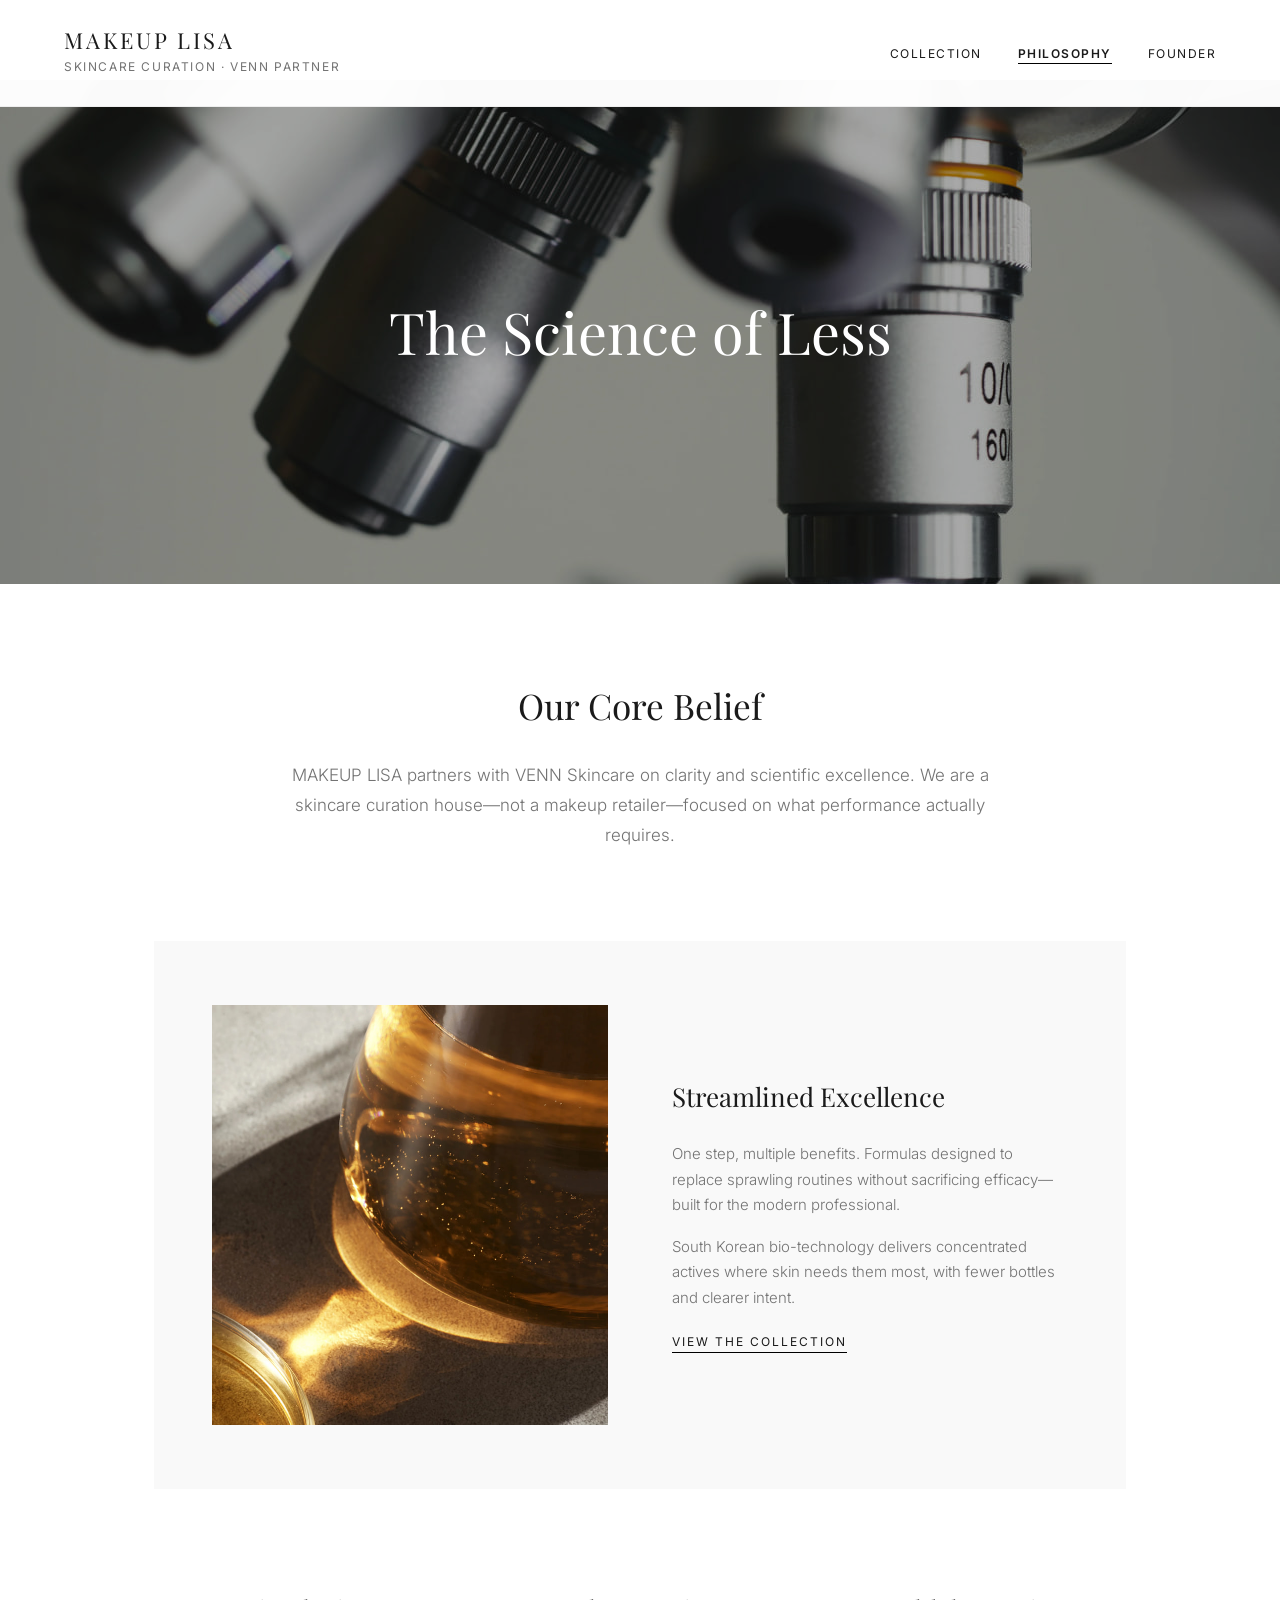
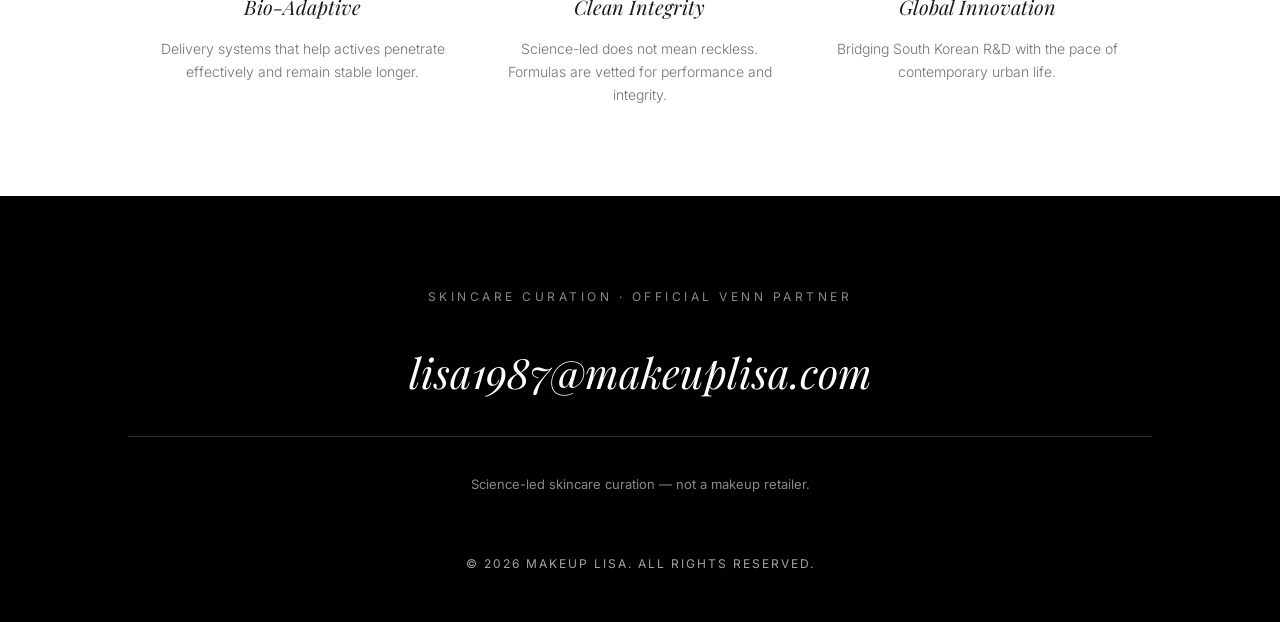
<file: philosophy.html>
<!DOCTYPE html>
<html lang="en">
<head>
    <meta charset="UTF-8">
    <meta name="viewport" content="width=device-width, initial-scale=1.0">
    <title>Philosophy | MAKEUP LISA</title>
    <meta name="description" content="MAKEUP LISA philosophy: science-led skincare curation with VENN—fewer steps, bio-adaptive formulas, and clarity over retail complexity.">
    <link rel="canonical" href="https://makeuplisa.com/philosophy.html">
    <meta property="og:type" content="website">
    <meta property="og:site_name" content="MAKEUP LISA">
    <meta property="og:title" content="Philosophy | MAKEUP LISA">
    <meta property="og:description" content="MAKEUP LISA philosophy: science-led skincare curation with VENN—fewer steps, bio-adaptive formulas, and clarity over retail complexity.">
    <meta property="og:url" content="https://makeuplisa.com/philosophy.html">
    <meta property="og:image" content="https://makeuplisa.com/images/philosophy-hero.jpg">
    <meta name="twitter:card" content="summary_large_image">
    <meta name="twitter:title" content="Philosophy | MAKEUP LISA">
    <meta name="twitter:description" content="MAKEUP LISA philosophy: science-led skincare curation with VENN—fewer steps, bio-adaptive formulas, and clarity over retail complexity.">
    <meta name="twitter:image" content="https://makeuplisa.com/images/philosophy-hero.jpg">
    <link rel="icon" href="images/favicon.svg" type="image/svg+xml">
    <link href="https://fonts.googleapis.com/css2?family=Playfair+Display:ital,wght@0,400;1,400&family=Inter:wght@300;400;600&display=swap" rel="stylesheet">
    <link rel="stylesheet" href="css/shared.css">
    <style>
        body { line-height: 1.8; }
        .philosophy-hero {
            height: 56vh;
            min-height: 320px;
            margin-top: 80px;
            position: relative;
            display: flex;
            align-items: center;
            justify-content: center;
            overflow: hidden;
        }
        .philosophy-hero img {
            position: absolute;
            inset: 0;
            width: 100%;
            height: 100%;
            object-fit: cover;
            z-index: 0;
        }
        .philosophy-hero::after {
            content: '';
            position: absolute;
            inset: 0;
            background: rgba(0,0,0,0.32);
            z-index: 1;
        }
        .philosophy-hero h1 {
            position: relative;
            z-index: 2;
            color: #fff;
            font-family: 'Playfair Display', serif;
            font-size: clamp(2.2rem, 5vw, 3.6rem);
            font-weight: 400;
            text-align: center;
            padding: 0 5%;
        }
        .content-section { max-width: 1100px; margin: 90px auto; padding: 0 5%; }
        .intro-text { max-width: 720px; margin: 0 auto 90px; text-align: center; }
        .intro-text h2 {
            font-family: 'Playfair Display', serif;
            font-size: clamp(1.7rem, 3vw, 2.2rem);
            font-weight: 400;
            margin-bottom: 24px;
        }
        .intro-text p {
            font-size: 17px;
            font-weight: 300;
            color: var(--muted);
            line-height: 1.75;
        }
        .split-section {
            display: flex;
            align-items: center;
            gap: 64px;
            margin-bottom: 100px;
            background: var(--light-gray);
            padding: 64px 6%;
        }
        .split-image {
            flex: 1;
            min-height: 420px;
            overflow: hidden;
        }
        .split-image img {
            width: 100%;
            height: 100%;
            min-height: 420px;
            object-fit: cover;
            display: block;
        }
        .split-text { flex: 1; }
        .split-text h3 {
            font-family: 'Playfair Display', serif;
            font-size: 26px;
            font-weight: 400;
            margin-bottom: 20px;
        }
        .split-text p {
            font-size: 15px;
            font-weight: 300;
            color: var(--muted);
            margin-bottom: 16px;
            line-height: 1.7;
        }
        .split-text a {
            color: var(--text);
            font-size: 12px;
            letter-spacing: 2px;
            text-decoration: none;
            border-bottom: 1px solid #000;
            padding-bottom: 3px;
            text-transform: uppercase;
        }
        .values-grid {
            display: grid;
            grid-template-columns: repeat(3, 1fr);
            gap: 40px;
            margin-top: 80px;
            text-align: center;
        }
        .value-item h4 {
            font-family: 'Playfair Display', serif;
            font-size: 20px;
            margin-bottom: 12px;
            font-style: italic;
            font-weight: 400;
        }
        .value-item p {
            font-size: 14px;
            font-weight: 300;
            color: var(--muted);
            line-height: 1.65;
        }
        @media (max-width: 900px) {
            .split-section { flex-direction: column; gap: 36px; padding: 40px 5%; }
            .split-image { width: 100%; flex: none; }
            .split-image img { min-height: 280px; }
            .values-grid { grid-template-columns: 1fr; gap: 48px; }
        }
    </style>

</head>
<body>
    <a class="skip-link" href="#main">Skip to content</a>

    <nav>
        <a href="index.html" class="logo-block">
            <span class="logo">MAKEUP LISA</span>
            <span class="logo-tagline">Skincare Curation · VENN Partner</span>
        </a>
        <button class="nav-toggle" type="button" aria-expanded="false" aria-controls="primary-nav" aria-label="Open menu">
            <span></span><span></span><span></span>
        </button>
        <ul class="nav-links" id="primary-nav">
            <li><a href="collection.html">Collection</a></li>
            <li><a href="philosophy.html" aria-current="page">Philosophy</a></li>
            <li><a href="founder.html">Founder</a></li>
        </ul>
    </nav>

    <div class="philosophy-hero">
        <img src="images/philosophy-hero.jpg" alt="Clean laboratory-inspired light over skincare surfaces">
        <h1>The Science of Less</h1>
    </div>

    <main id="main" class="content-section">
        <div class="intro-text">
            <h2>Our Core Belief</h2>
            <p>MAKEUP LISA partners with VENN Skincare on clarity and scientific excellence. We are a skincare curation house—not a makeup retailer—focused on what performance actually requires.</p>
        </div>

        <div class="split-section">
            <div class="split-image">
                <img src="images/philosophy-split.jpg" alt="VENN skincare product still life on soft stone">
            </div>
            <div class="split-text">
                <h3>Streamlined Excellence</h3>
                <p>One step, multiple benefits. Formulas designed to replace sprawling routines without sacrificing efficacy—built for the modern professional.</p>
                <p>South Korean bio-technology delivers concentrated actives where skin needs them most, with fewer bottles and clearer intent.</p>
                <a href="collection.html">View the Collection</a>
            </div>
        </div>

        <div class="values-grid">
            <div class="value-item">
                <h4>Bio-Adaptive</h4>
                <p>Delivery systems that help actives penetrate effectively and remain stable longer.</p>
            </div>
            <div class="value-item">
                <h4>Clean Integrity</h4>
                <p>Science-led does not mean reckless. Formulas are vetted for performance and integrity.</p>
            </div>
            <div class="value-item">
                <h4>Global Innovation</h4>
                <p>Bridging South Korean R&amp;D with the pace of contemporary urban life.</p>
            </div>
        </div>
    </main>

    <footer>
        <span class="footer-tagline">Skincare Curation · Official VENN Partner</span>
        <a href="mailto:lisa1987@makeuplisa.com" class="footer-email">lisa1987@makeuplisa.com</a>
        <p class="footer-note">Science-led skincare curation — not a makeup retailer.</p>
        <div class="copyright">&copy; 2026 MAKEUP LISA. All rights reserved.</div>
    </footer>

    <script src="js/nav.js"></script>
</body>
</html>
</file>
<file: css/shared.css>
:root {
  --bg: #ffffff;
  --text: #1a1a1a;
  --text-strong: #1a1a1a;
  --muted: #737373;
  --accent: #777777;
  --border: #eeeeee;
  --surface: #ffffff;
  --light-gray: #f9f9f9;
  --footer-bg: #000000;
  --footer-muted: #888888;
}

*, *::before, *::after { margin: 0; padding: 0; box-sizing: border-box; }

html { scroll-behavior: smooth; }

body {
  font-family: 'Inter', sans-serif;
  font-weight: 400;
  background: var(--bg);
  color: var(--text);
  line-height: 1.6;
  overflow-x: hidden;
}

img { max-width: 100%; display: block; }

a:focus-visible,
button:focus-visible,
.btn:focus-visible,
.nav-toggle:focus-visible {
  outline: 2px solid var(--text-strong);
  outline-offset: 3px;
}

.skip-link {
  position: absolute;
  left: -9999px;
  top: 0;
  z-index: 9999;
  padding: 12px 20px;
  background: var(--text-strong);
  color: #fff;
  font-size: 13px;
  text-decoration: none;
}
.skip-link:focus { left: 16px; top: 16px; }

nav {
  position: fixed;
  top: 0;
  width: 100%;
  padding: 28px 5%;
  display: flex;
  justify-content: space-between;
  align-items: center;
  background: rgba(255, 255, 255, 0.98);
  z-index: 1000;
  border-bottom: 1px solid var(--border);
}

.logo-block {
  display: flex;
  flex-direction: column;
  gap: 4px;
  text-decoration: none;
  color: inherit;
}

.logo {
  font-family: 'Playfair Display', serif;
  font-size: 22px;
  font-weight: 400;
  letter-spacing: 3px;
  color: var(--text-strong);
  line-height: 1.1;
  text-decoration: none;
}

.logo-tagline {
  font-size: 12px;
  letter-spacing: 1.6px;
  text-transform: uppercase;
  color: var(--muted);
  font-weight: 400;
}

.nav-toggle {
  display: none;
  background: none;
  border: none;
  cursor: pointer;
  width: 44px;
  height: 44px;
  padding: 0;
  align-items: center;
  justify-content: center;
  flex-direction: column;
  gap: 6px;
  z-index: 1001;
}

.nav-toggle span {
  display: block;
  width: 22px;
  height: 1.5px;
  background: var(--text-strong);
  transition: transform 0.25s ease, opacity 0.25s ease;
}

.nav-toggle[aria-expanded="true"] span:nth-child(1) {
  transform: translateY(7.5px) rotate(45deg);
}
.nav-toggle[aria-expanded="true"] span:nth-child(2) { opacity: 0; }
.nav-toggle[aria-expanded="true"] span:nth-child(3) {
  transform: translateY(-7.5px) rotate(-45deg);
}

.nav-links {
  display: flex;
  list-style: none;
  align-items: center;
}
.nav-links li { margin-left: 36px; }
.nav-links a {
  text-decoration: none;
  color: var(--text);
  font-size: 12px;
  font-weight: 400;
  text-transform: uppercase;
  letter-spacing: 1.5px;
  transition: color 0.25s;
}
.nav-links a:hover { color: var(--accent); }
.nav-links a[aria-current="page"],
.nav-links a.is-active {
  font-weight: 600;
  border-bottom: 1px solid #000;
  padding-bottom: 2px;
}

.btn {
  display: inline-block;
  padding: 18px 40px;
  text-decoration: none;
  font-family: 'Inter', sans-serif;
  font-size: 11px;
  font-weight: 400;
  letter-spacing: 2.5px;
  text-transform: uppercase;
  transition: background 0.3s, color 0.3s, border-color 0.3s;
  border: 1px solid transparent;
  cursor: pointer;
}
.btn-dark {
  background: #000;
  color: #fff;
  border-color: #000;
}
.btn-dark:hover {
  background: transparent;
  color: #000;
}
.btn-light {
  background: #fff;
  color: #000;
  border-color: #fff;
}
.btn-light:hover {
  background: transparent;
  color: #fff;
}
.btn-outline-light {
  background: transparent;
  color: #fff;
  border-color: rgba(255, 255, 255, 0.9);
}
.btn-outline-light:hover {
  background: #fff;
  color: #000;
}
.btn-outline-dark {
  background: transparent;
  color: #000;
  border-color: #000;
}
.btn-outline-dark:hover {
  background: #000;
  color: #fff;
}
.btn-row {
  display: flex;
  flex-wrap: wrap;
  gap: 14px;
}

footer {
  padding: 90px 10% 48px;
  background: var(--footer-bg);
  color: #fff;
  text-align: center;
}
.footer-tagline {
  font-size: 12px;
  letter-spacing: 3.5px;
  color: var(--footer-muted);
  text-transform: uppercase;
  margin-bottom: 28px;
  display: block;
}
.footer-email {
  font-family: 'Playfair Display', serif;
  font-size: clamp(1.5rem, 4vw, 2.6rem);
  color: #fff;
  text-decoration: none;
  display: block;
  border-bottom: 1px solid #333;
  padding-bottom: 26px;
  margin-bottom: 36px;
  transition: color 0.3s, border-color 0.3s;
  font-style: italic;
  font-weight: 400;
}
.footer-email:hover {
  color: #ccc;
  border-bottom-color: #fff;
}
.footer-note {
  font-size: 13px;
  color: var(--footer-muted);
  margin-bottom: 16px;
}
.copyright {
  font-size: 12px;
  letter-spacing: 2px;
  color: #a3a3a3;
  text-transform: uppercase;
  margin-top: 56px;
}

@media (max-width: 768px) {
  nav { padding: 16px 5%; }
  .nav-toggle { display: flex; }
  .nav-links {
    display: none;
    position: fixed;
    inset: 0;
    background: rgba(255, 255, 255, 0.98);
    flex-direction: column;
    justify-content: center;
    align-items: center;
    gap: 28px;
    margin: 0;
    padding: 80px 5% 40px;
  }
  .nav-links.is-open { display: flex; }
  .nav-links li { margin: 0; }
  .nav-links a { font-size: 15px; letter-spacing: 2px; }
  body.nav-open { overflow: hidden; }

  /* No fixed parallax on small screens */
  .hero,
  [class*="-hero"],
  .parallax,
  .bg-fixed {
    background-attachment: scroll !important;
  }
}

@media (prefers-reduced-motion: reduce) {
  html { scroll-behavior: auto; }
  .hero,
  [class*="-hero"],
  .parallax,
  .bg-fixed {
    background-attachment: scroll !important;
  }
}
</file>
